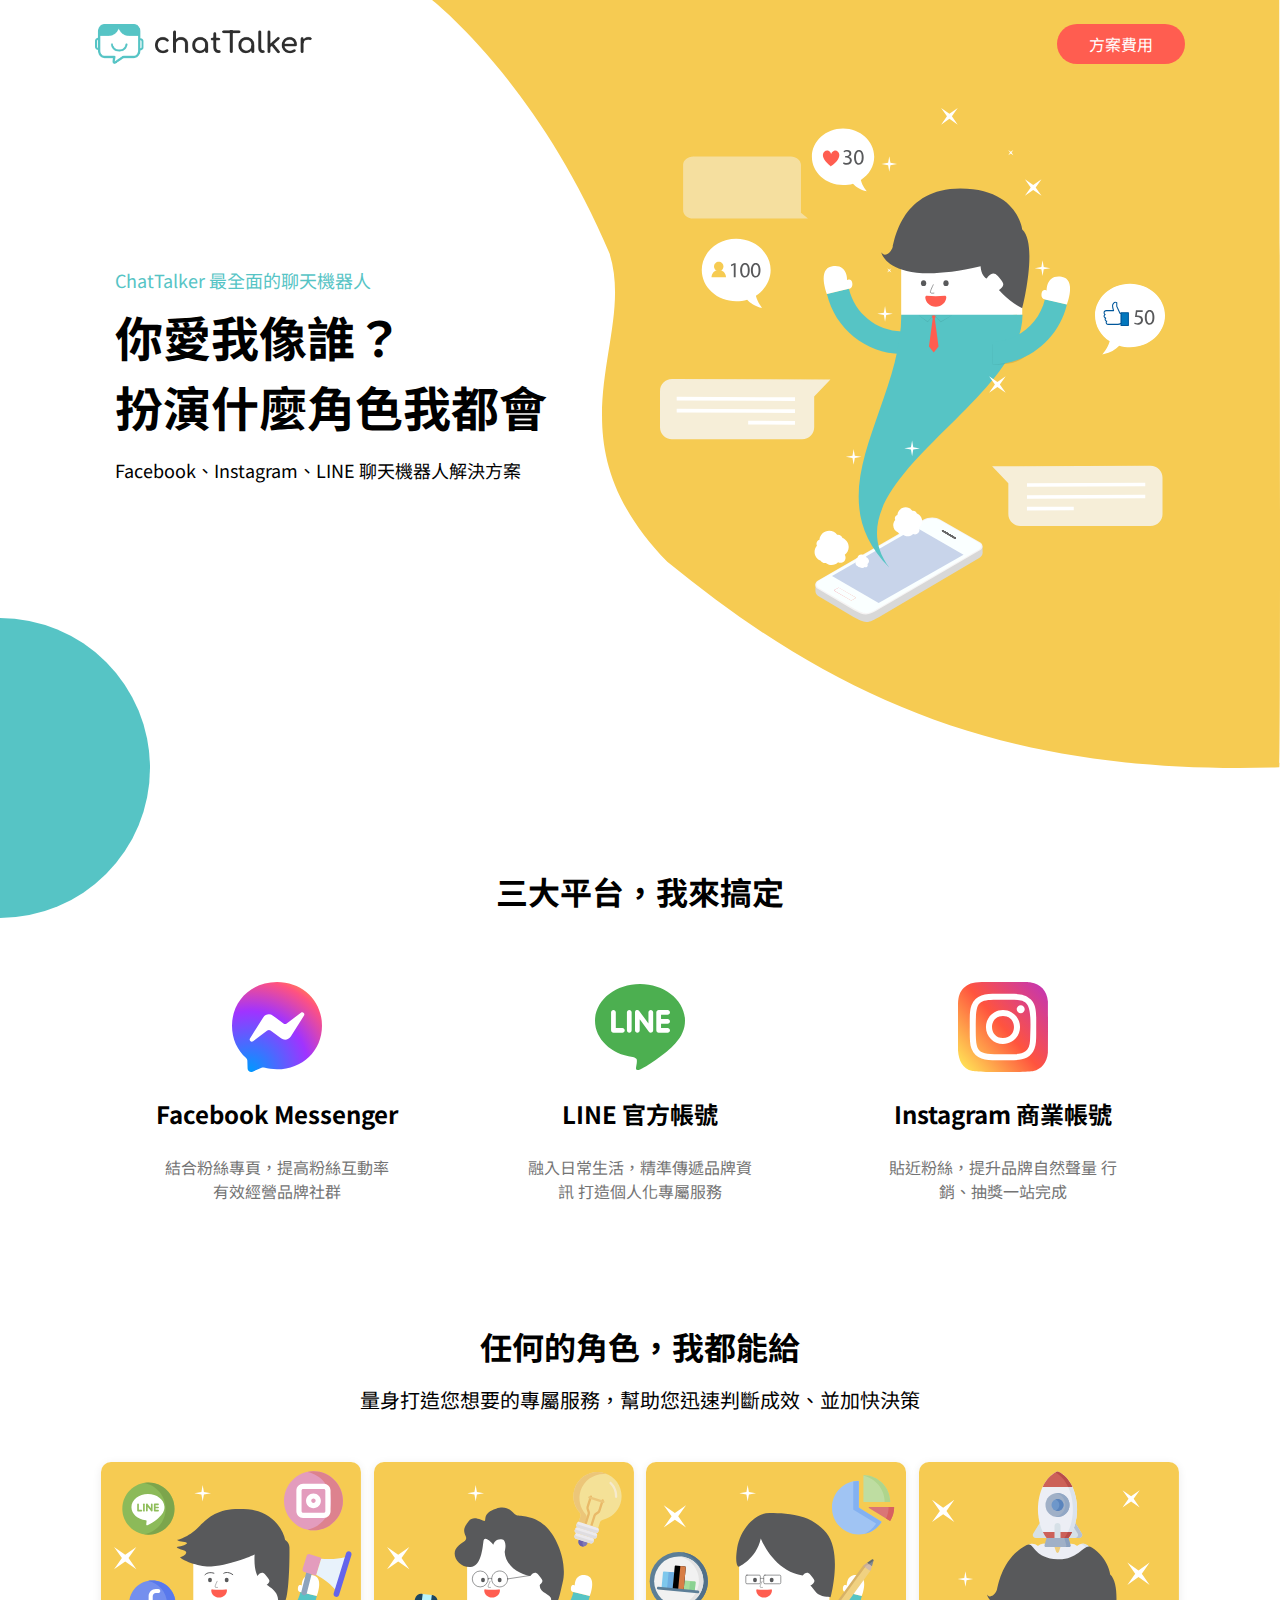
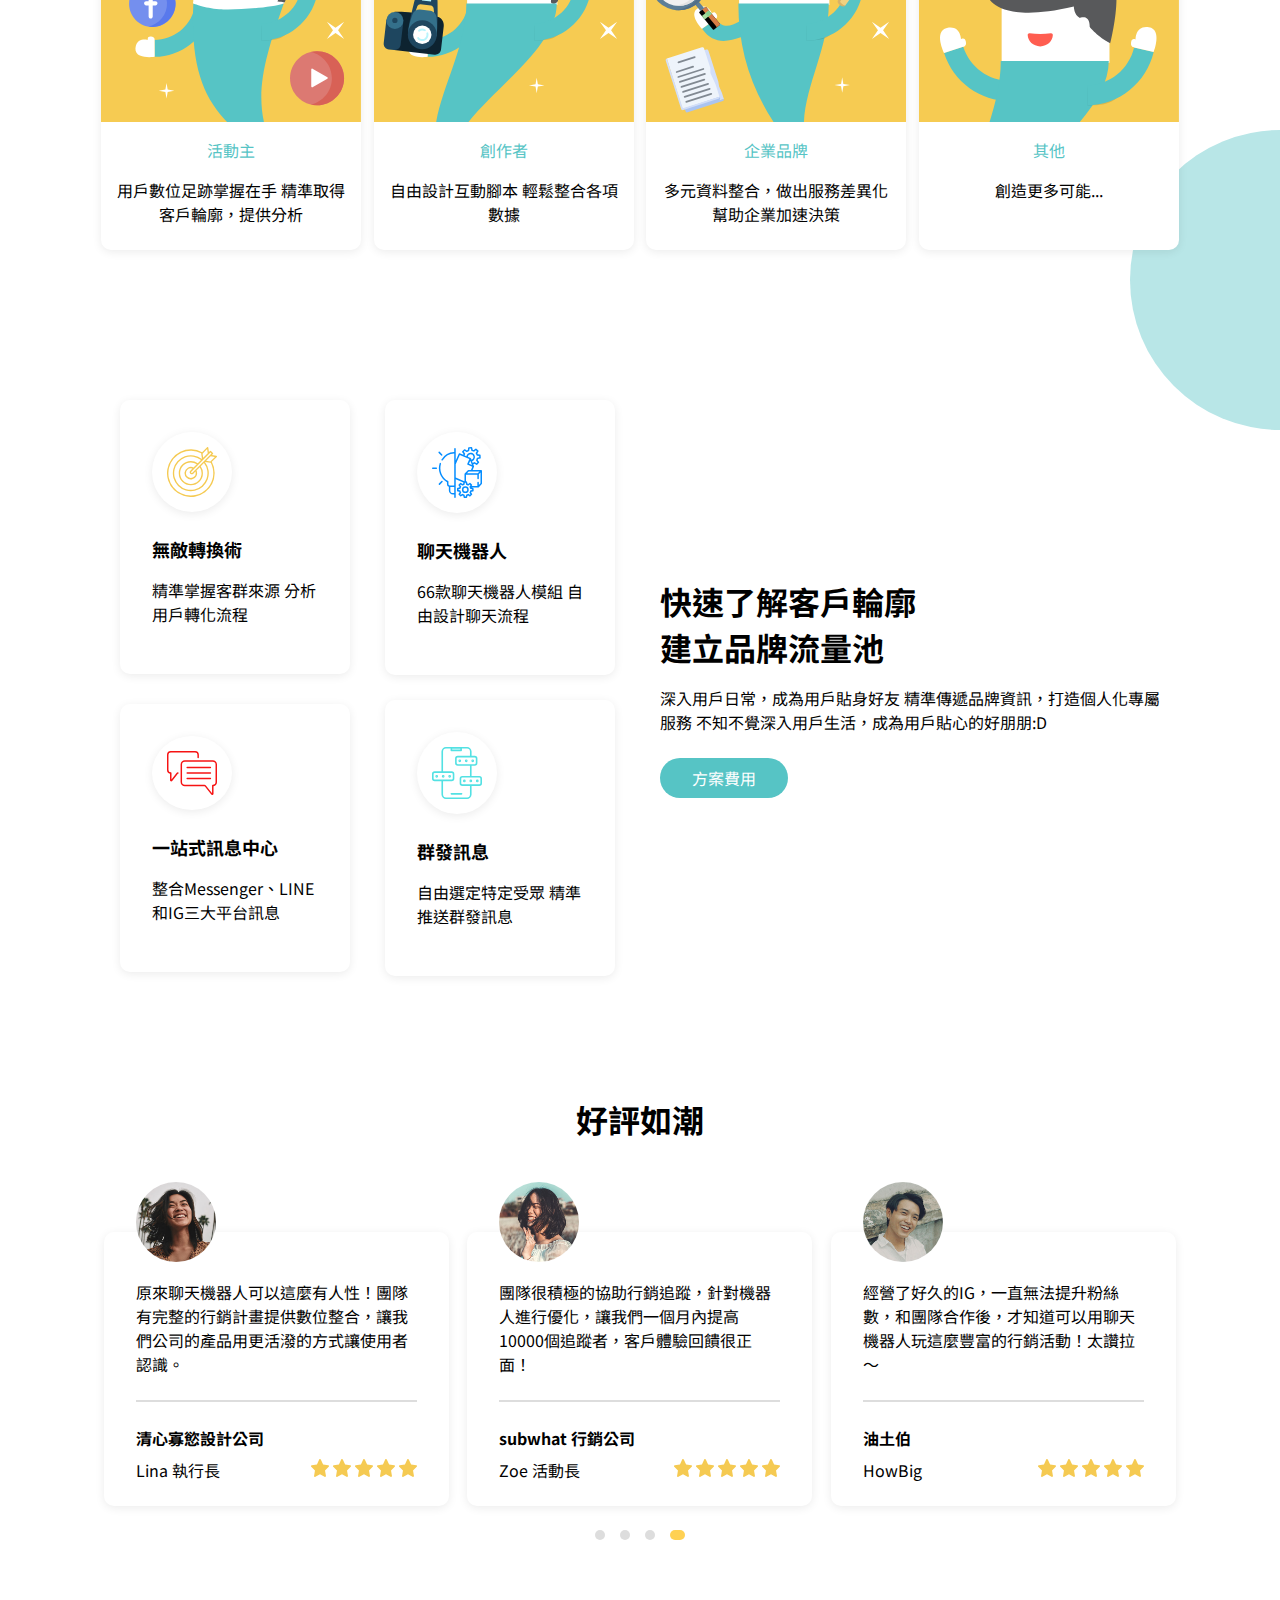
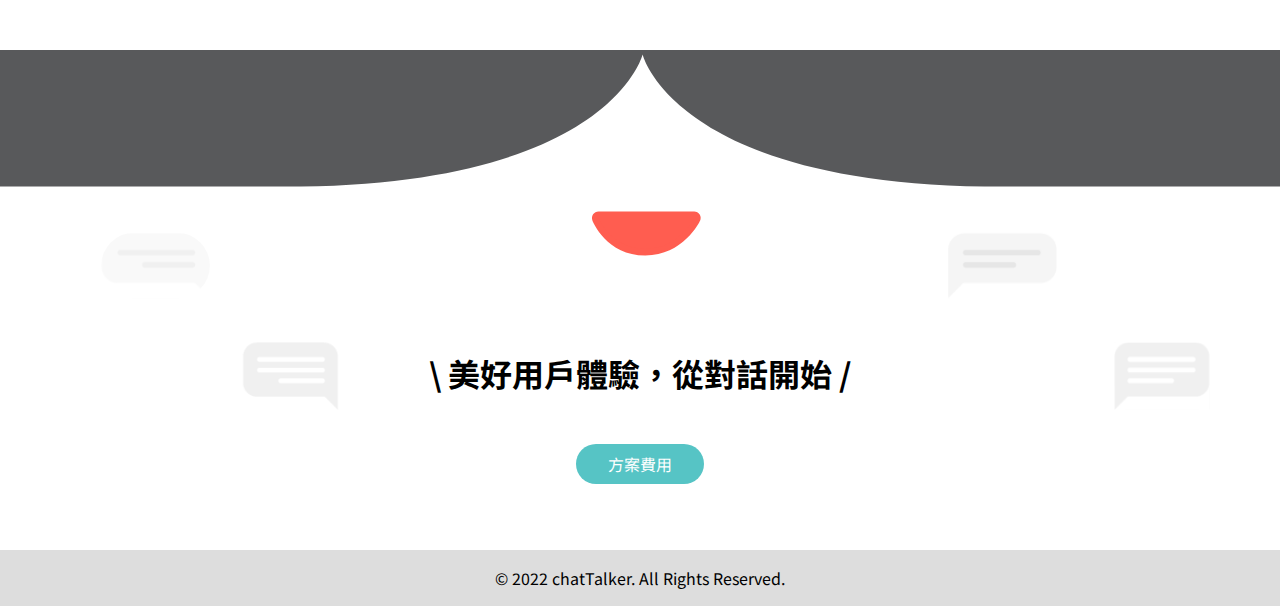
<file: index.html>
<!DOCTYPE html>
<html lang="en">
<head>
  <meta charset="UTF-8">
  <meta http-equiv="X-UA-Compatible" content="IE=edge">
  <meta name="viewport" content="width=device-width, initial-scale=1.0">

  <link rel="stylesheet" href="css/style.css">

  <title>chat Talker AI 機器人</title>
</head>
<body>
  <nav>
    <div class="container nav-set">
      <img src="images/logo.png" alt="">
      <a class="btn" href="charge.html">方案費用</a>
    </div>
  </nav>

  <section class="header">
    <div class="container">
      <!-- <nav>
        <img src="images/logo.png" alt="">
        <a class="btn" href="#">方案費用</a>
      </nav> -->

      <div class="hero">
        <div class="hero-content">
          <p class="main-color">ChatTalker 最全面的聊天機器人</p>
          <h1>你愛我像誰？<br>扮演什麼角色我都會</h1>
          <p>Facebook、Instagram、LINE 聊天機器人解決方案</p>
        </div>

        <div class="hero-img">
          <img src="images/home.svg" alt="">
        </div>
      </div>
    </div>
  </section>

  <section class="platform">
    <div class="container">
      <h2>三大平台，我來搞定</h2>
      <div class="social-platforms">
        <div class="platform-card">
          <img src="images/messenger.svg" alt="">
          <h3>Facebook Messenger</h3>
          <p>結合粉絲專頁，提高粉絲互動率有效經營品牌社群</p>
        </div>

        <div class="platform-card">
          <img src="images/line.svg" alt="">
          <h3>LINE 官方帳號</h3>
          <p>融入日常生活，精準傳遞品牌資訊 打造個人化專屬服務</p>
        </div>

        <div class="platform-card">
          <img src="images/instagram.svg" alt="">
          <h3>Instagram 商業帳號</h3>
          <p>貼近粉絲，提升品牌自然聲量 行銷、抽獎一站完成</p>
        </div>
      </div>
    </div>
  </section>

  <section class="service">
    <div class="container">
      <h2>任何的角色，我都能給</h2>
    <p class="service-content">量身打造您想要的專屬服務，幫助您迅速判斷成效、並加快決策</p>

    <div class="service-cards">
      <div class="service-card">
        <img src="images/ch01.svg" alt="">
        <p class="service-main-color">活動主</p>
        <p class="service-card-text">用戶數位足跡掌握在手 精準取得客戶輪廓，提供分析</p>
      </div>

      <div class="service-card">
        <img src="images/ch02.svg" alt="">
        <p class="service-main-color">創作者</p>
        <p class="service-card-text">自由設計互動腳本 輕鬆整合各項數據</p>
      </div>

      <div class="service-card">
        <img src="images/ch03.svg" alt="">
        <p class="service-main-color">企業品牌</p>
        <p class="service-card-text">多元資料整合，做出服務差異化 幫助企業加速決策</p>
      </div>

      <div class="service-card">
        <img src="images/ch04.svg" alt="">
        <p class="service-main-color">其他</p>
        <p class="service-card-text">創造更多可能...</p>
      </div>
    </div>
    </div>
  </section>

  <section class="customer">
    <div class="container">
      <div class="customer-inner">
        <div class="customer-cards">
          <div class="customer-card">
            <div class="card-icon">
              <img src="images/icon01.svg" alt="">
            </div>
            <h4>無敵轉換術</h4>
            <p>精準掌握客群來源 分析用戶轉化流程</p>
          </div>

          <div class="customer-card">
            <div class="card-icon">
              <img src="images/icon02.svg" alt="">
            </div>
            <h4>聊天機器人</h4>
            <p>66款聊天機器人模組 自由設計聊天流程</p>
          </div>

          <div class="customer-card">
            <div class="card-icon">
              <img src="images/icon03.svg" alt="">
            </div>
            <h4>一站式訊息中心</h4>
            <p>整合Messenger、LINE和IG三大平台訊息</p>
          </div>

          <div class="customer-card">
            <div class="card-icon">
              <img src="images/icon04.svg" alt="">
            </div>
            <h4>群發訊息</h4>
            <p>自由選定特定受眾 精準推送群發訊息</p>
          </div>
        </div>

        <div class="customer-content">
          <h2>快速了解客戶輪廓<br>建立品牌流量池</h2>
          <p>深入用戶日常，成為用戶貼身好友 精準傳遞品牌資訊，打造個人化專屬服務 不知不覺深入用戶生活，成為用戶貼心的好朋朋:D</p>
          <a href="#" class="btn">方案費用</a>
        </div>
      </div>
    </div>
  </section>

  <section class="comment">
    <div class="container">
      <h2>好評如潮</h2>

      <div class="comment-cards">
        <div class="comment-card">
          <img class="user-img" src="images/user01.jpg" alt="">
          <p>原來聊天機器人可以這麼有人性！團隊有完整的行銷計畫提供數位整合，讓我們公司的產品用更活潑的方式讓使用者認識。</p>

          <div class="border-line"></div>

          <div class="user">
            <div class="person">
              <div class="company">清心寡慾設計公司</div>
              <p>Lina 執行長</p>
            </div>

            <div class="starts">
              <img src="images/icon_star.svg" alt="">
              <img src="images/icon_star.svg" alt="">
              <img src="images/icon_star.svg" alt="">
              <img src="images/icon_star.svg" alt="">
              <img src="images/icon_star.svg" alt="">
            </div>
          </div>
        </div>

        <div class="comment-card">
          <img class="user-img" src="images/user02.jpg" alt="">
          <p>團隊很積極的協助行銷追蹤，針對機器人進行優化，讓我們一個月內提高10000個追蹤者，客戶體驗回饋很正面！</p>
        
          <div class="border-line"></div>
        
          <div class="user">
            <div class="person">
              <div class="company">subwhat 行銷公司</div>
              <p>Zoe 活動長</p>
            </div>
        
            <div class="starts">
              <img src="images/icon_star.svg" alt="">
              <img src="images/icon_star.svg" alt="">
              <img src="images/icon_star.svg" alt="">
              <img src="images/icon_star.svg" alt="">
              <img src="images/icon_star.svg" alt="">
            </div>
          </div>
        </div>

        <div class="comment-card">
          <img class="user-img" src="images/user03.jpg" alt="">
          <p>經營了好久的IG，一直無法提升粉絲數，和團隊合作後，才知道可以用聊天機器人玩這麼豐富的行銷活動！太讚拉～</p>
        
          <div class="border-line"></div>
        
          <div class="user">
            <div class="person">
              <div class="company">油土伯</div>
              <p>HowBig</p>
            </div>
        
            <div class="starts">
              <img src="images/icon_star.svg" alt="">
              <img src="images/icon_star.svg" alt="">
              <img src="images/icon_star.svg" alt="">
              <img src="images/icon_star.svg" alt="">
              <img src="images/icon_star.svg" alt="">
            </div>
          </div>
        </div>
      </div>

      <div class="dots">
        <div class="dot"></div>
        <div class="dot"></div>
        <div class="dot"></div>
        <div class="dot"></div>
      </div>
    </div>
  </section>

  <section class="experience">
    <div class="container">
      <h2>\ 美好用戶體驗，從對話開始 /</h2>
      <a href="#" class="btn">方案費用</a>
    </div>
  </section>

  <section class="footer">
    <div class="container">
      <p>© 2022 chatTalker. All Rights Reserved.</p>
    </div>
  </section>
</body>
</html>

<!-- 20220530修改 -->
</file>
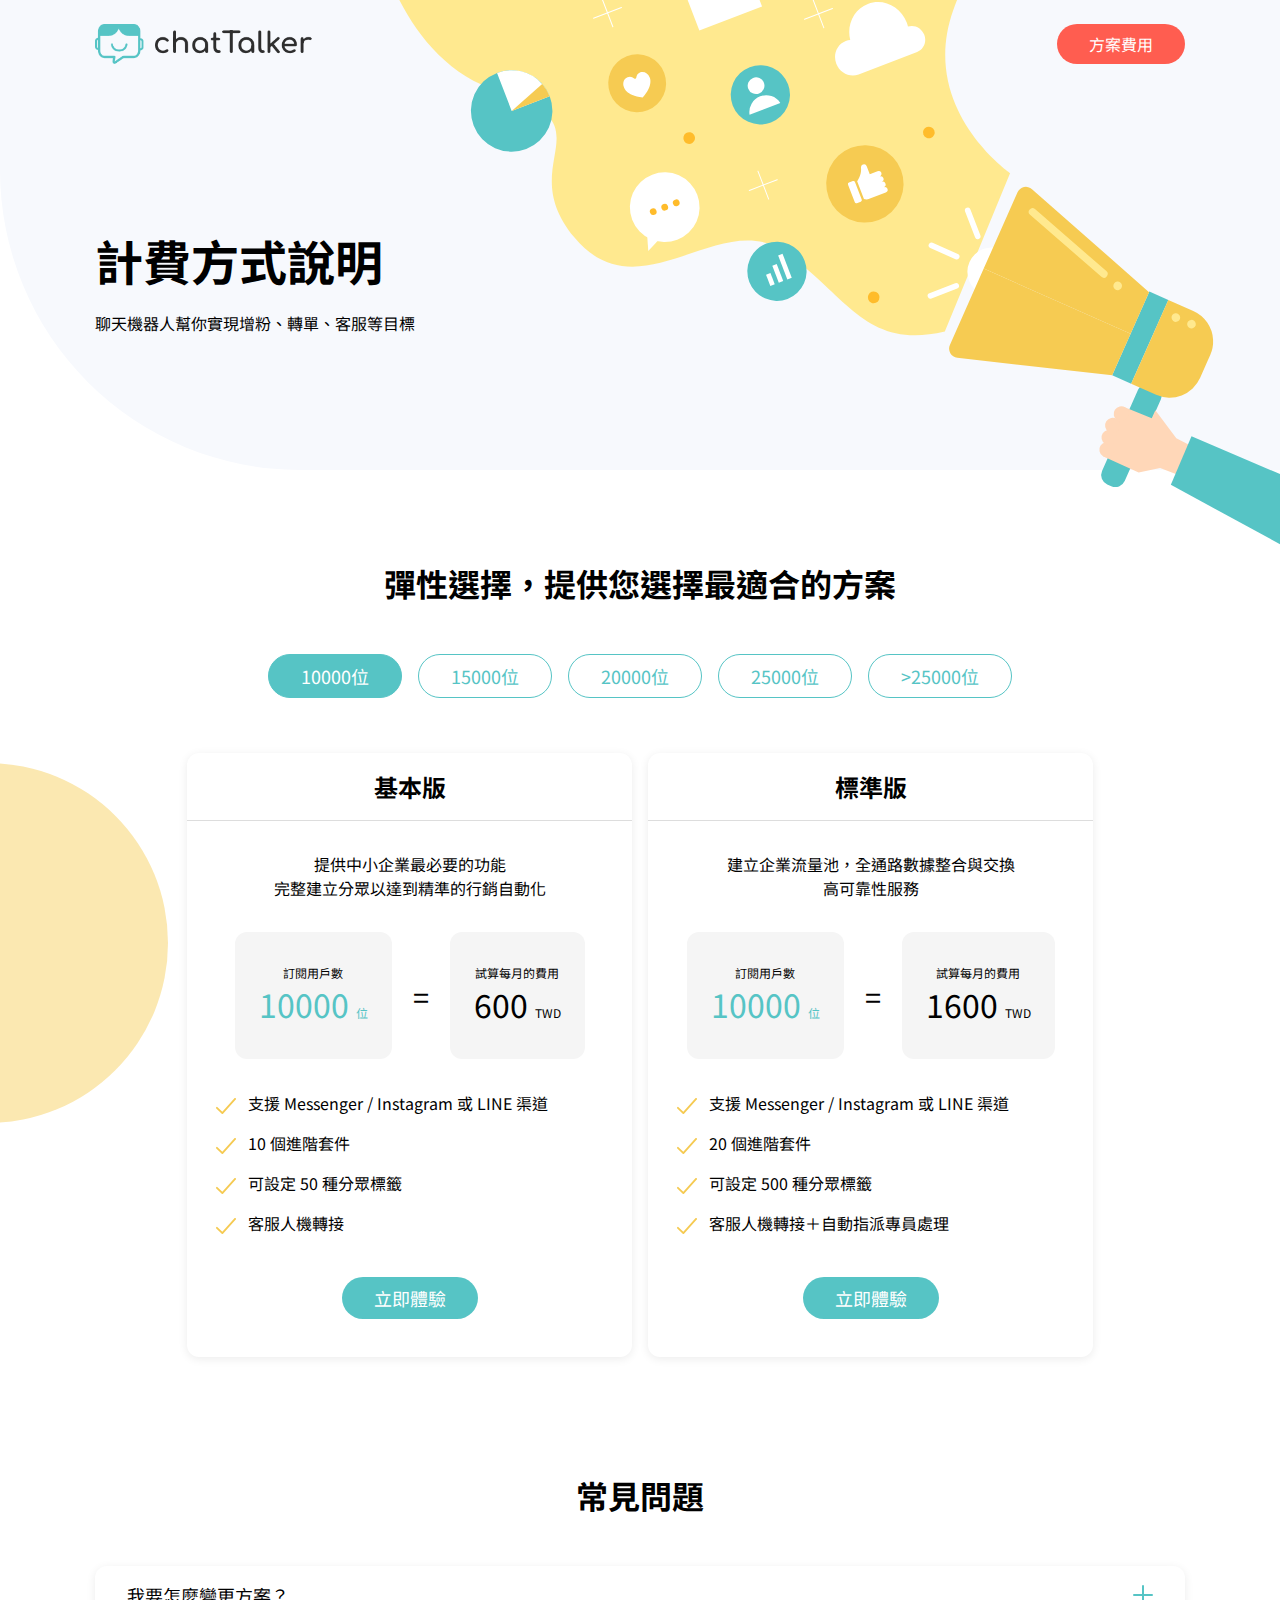
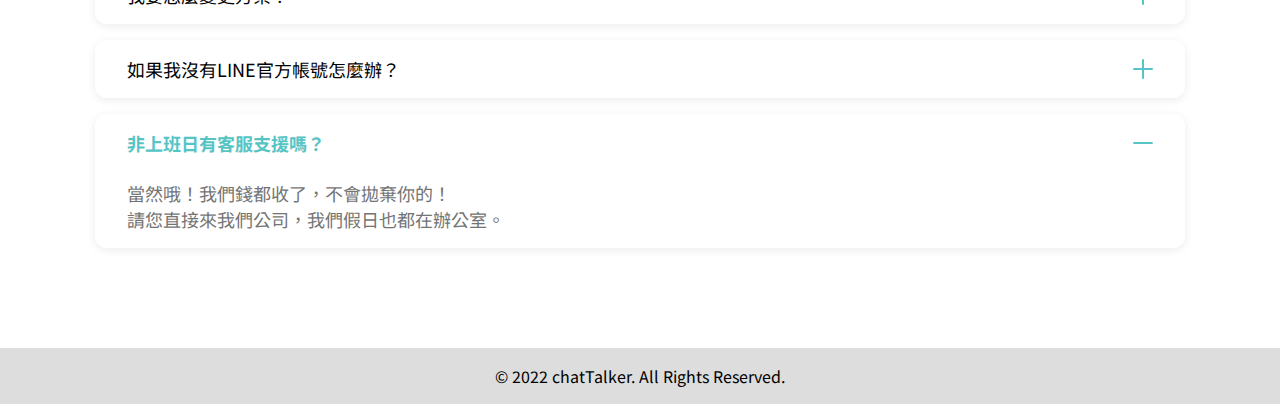
<file: charge.html>
<!DOCTYPE html>
<html lang="en">
<head>
  <meta charset="UTF-8">
  <meta http-equiv="X-UA-Compatible" content="IE=edge">
  <meta name="viewport" content="width=device-width, initial-scale=1.0">

  <link rel="stylesheet" href="css/style.css">

  <title>chat Talker AI 機器人</title>
</head>
<body>
  <nav>
    <div class="container nav-set">
      <img src="images/logo.png" alt="">
      <a class="btn" href="#">方案費用</a>
    </div>
  </nav>

  <section class="charge-header">
    <div class="container">
      <div class="charge-content">
        <h1>計費方式說明</h1>
        <p>聊天機器人幫你實現增粉、轉單、客服等目標</p>
      </div>
    </div>
  </section>

  <section class="charge-price">
    <div class="container">
      <h2>彈性選擇，提供您選擇最適合的方案</h2>
      
      <div class="price-quota">
        <a class="btn quota-card quota-card-active" href="#">10000位</a>
        <a class="btn quota-card" href="#">15000位</a>
        <a class="btn quota-card" href="#">20000位</a>
        <a class="btn quota-card" href="#">25000位</a>
        <a class="btn quota-card" href="#">>25000位</a>
      </div>

      <div class="price-cards">
        <div class="price-card">
          <h3>基本版</h3>
          <div class="line"></div>
          <p>提供中小企業最必要的功能<br>完整建立分眾以達到精準的行銷自動化</p>
          <div class="price-calculation">
            <div class="calculation">
              <div class="calculation-text">
                訂閱用戶數
              </div>
              <div class="calculation-people">
                10000 <span>位</span>
              </div>
            </div>

            <div class="equal">=</div>

            <div class="calculation">
              <div class="calculation-text">
                試算每月的費用
              </div>
              <div class="calculation-money">
                600 <span>TWD</span>
              </div>
            </div>
          </div>

          <ul>
            <li><img src="images/icon_check.svg" alt="">支援 Messenger / Instagram 或 LINE 渠道</li>
            <li><img src="images/icon_check.svg" alt="">10 個進階套件</li>
            <li><img src="images/icon_check.svg" alt="">可設定 50 種分眾標籤</li>
            <li><img src="images/icon_check.svg" alt="">客服人機轉接</li>
          </ul>

          <a class="btn quota-card-active" href="#">立即體驗</a>
        </div>

        <div class="price-card">
          <h3>標準版</h3>
          <div class="line"></div>
          <p>建立企業流量池，全通路數據整合與交換<br>高可靠性服務</p>
          <div class="price-calculation">
            <div class="calculation">
              <div class="calculation-text">
                訂閱用戶數
              </div>
              <div class="calculation-people">
                10000 <span>位</span>
              </div>
            </div>
        
            <div class="equal">=</div>
        
            <div class="calculation">
              <div class="calculation-text">
                試算每月的費用
              </div>
              <div class="calculation-money">
                1600 <span>TWD</span>
              </div>
            </div>
          </div>
        
          <ul>
            <li><img src="images/icon_check.svg" alt="">支援 Messenger / Instagram 或 LINE 渠道</li>
            <li><img src="images/icon_check.svg" alt="">20 個進階套件</li>
            <li><img src="images/icon_check.svg" alt="">可設定 500 種分眾標籤</li>
            <li><img src="images/icon_check.svg" alt="">客服人機轉接＋自動指派專員處理</li>
          </ul>
        
          <a class="btn quota-card-active" href="#">立即體驗</a>
        </div>

      </div>
    </div>
  </section>

  <section class="normal-questions">
    <div class="container">
      <h2>常見問題</h2>
      <div class="normal-questions-cards">
        <div class="normal-question-card">
          <div class="question-flex">
            <p>我要怎麼變更方案？</p>
            <img src="images/icon_plus.svg" alt="">
          </div>
        </div>

        <div class="normal-question-card">
          <div class="question-flex">
            <p>如果我沒有LINE官方帳號怎麼辦？</p>
            <img src="images/icon_plus.svg" alt="">
          </div>
        </div>

        <div class="normal-question-card">
          <div class="question-flex">
            <p class="question-card-active">非上班日有客服支援嗎？</p>
            <img src="images/icon_minus.svg" alt="">
          </div>

          <p class="question-card-text-active">當然哦！我們錢都收了，不會拋棄你的！<br>請您直接來我們公司，我們假日也都在辦公室。</p>
        </div>
      </div>
    </div>
  </section>

  <section class="footer">
    <div class="container">
      <p>© 2022 chatTalker. All Rights Reserved.</p>
    </div>
  </section>
</body>
</html>

<!-- 20220530修改 -->
</file>
<file: css/style.css>
@import url('https://fonts.googleapis.com/css2?family=Noto+Sans+TC:wght@100;300;400;500;700;900&display=swap');

:root {
  --main-color: #56C4C5;
  --secondary-color: #FF5D50;
  --text-color: #221E1F;
  --text-color-gray: #747474;
  --btn-text-color: #FFFFFF;
  --shadow-color: #00000014;
  --line-color: #DDDDDD;
  --dot-color: #FFD153;
  --charge-bg: #F7F9FD;
  --calculation-bg-color: #F5F5F5;
}

*, ::before ,::after {
  margin: 0;
  padding: 0;
  box-sizing: border-box;
/*   outline: 1px solid #221E1F; */
}

html, body {
  font-family: 'Noto Sans TC', sans-serif;
}

a {
  text-decoration: none;
  display: inline-block;
}

img {
  max-width: 100%;
}

section {
  max-width: 1366px;
  margin: 0 auto;
}

.container {
  max-width: 1128px;
  padding: 0 1.5%;
  margin: 0 auto;
}

.btn {
  padding: 8px 32px;
  color: var(--btn-text-color);
  border-radius: 22px;
}

h1 {
  font-size: 48px;
}

h2 {
  font-size: 32px;
}

h3 {
  font-size: 24px;
}

h4 {
  font-size: 18px;
}

ul {
  list-style: none;
}

/* header section */
.header {
  background-image: url(../images/bg_home.svg);
  background-size: contain;
  background-position: top right;
  background-repeat: no-repeat;
  top: 0; 
  right: 0;
  width: 100%;
  height: 768px;
  z-index: -10;
  position: relative;
  overflow: hidden;

  padding-top: 88px;
}

.header::before {
  content: '';
  background-image: url(../images/ball01.svg);
  background-size: contain;
  background-position: center;
  background-repeat: no-repeat;
  width: 300px;
  height: 300px;
  position: absolute;
  bottom: 0;
  left: 0;
  transform: translate(-50%, 50%);
  z-index: -10;
}

nav {
  width: 100%;
  padding: 24px 0;

  position: absolute;
  margin: 0 auto;
}

.nav-set {
  display: flex;
  justify-content: space-between;
  align-items: center;
}

nav img {
  height: 40px;
}

nav a {
  background-color: var(--secondary-color);
}

.hero {
  display: flex;
  justify-content: space-between;
  align-items: center;
  flex-wrap: wrap;
}

.hero-content {
  flex: 1;
  padding: 20px;
  min-width: 360px;
}

.main-color {
  color: var(--main-color);
  font-size: 18px;
}

.hero-content h1{
  font-size: 48px;
  margin-top: 8px;
}

.hero-content p {
  font-size: 18px;
  margin-top: 16px;
}

.hero-img {
  flex: 1;
  padding: 20px;
  min-width: 360px;
}

/* platform secstion */
.platform {
  position: relative;
  overflow: hidden;
  text-align: center;
  padding-top: 100px;
}

.platform::before {
  content: '';
  background-image: url(../images/ball01.svg);
  background-size: contain;
  background-position: center;
  background-repeat: no-repeat;
  width: 300px;
  height: 300px;
  position: absolute;
  top: 0;
  left: 0;
  transform: translate(-50%, -50%);
  z-index: -10;
}

.social-platforms {
  display: flex;
  justify-content: space-around;
  align-items: center;
  flex-wrap: wrap;
  margin-top: 48px;
}

.platform-card {
  width: 345px;
  padding: 20px;
}

.platform-card img{
  width: 90px;
  height: auto;
  vertical-align: middle;
}

.platform-card h3 {
  font-size: 24px;
  margin-top: 24px;
}

.platform p {
  font-size: 16px;
  margin-top: 24px;
  color: var(--text-color-gray);
  padding: 0 33px;
}

/* service section */
.service {
  margin-top: 100px;
  text-align: center;
  padding-bottom: 30px;
  position: relative;
  overflow: hidden;
}

.service::after {
  content: '';
  background-image: url(../images/ball02.svg);
  background-size: contain;
  background-position: center;
  background-repeat: no-repeat;
  width: 300px;
  height: 300px;
  position: absolute;
  bottom: 0;
  right: 0;
  transform: translate(50%, 50%);
  z-index: -10;
}

.service-content {
  font-size: 20px;
  margin-top: 16px;
}

.service-cards {
  margin-top: 48px;
  display: flex;
  justify-content: space-around;
  align-items: stretch;
  flex-wrap: wrap;
}

.service-card {
  width: 260px;
  border-radius: 10px;
  overflow: hidden;
  box-shadow: 0 2px 10px var(--shadow-color);
  background-color: var(--btn-text-color)
}

.service-card img {
  vertical-align: middle;
}

.service-main-color {
  color: var(--main-color);
  margin-top: 16px;
}

.service-card-text {
  padding: 16px 16px 24px 16px;
}

/* customer section */
.customer {
  padding-top: 100px;
  position: relative;
  overflow: hidden;
}

.customer::after {
  content: '';
  background-image: url(../images/ball02.svg);
  background-size: contain;
  background-position: center;
  background-repeat: no-repeat;
  width: 300px;
  height: 300px;
  position: absolute;
  top: 0;
  right: 0;
  transform: translate(50%, -50%);
  z-index: -10;
}

.customer-inner {
  display: flex;
  justify-content: space-around;
  align-items: center;
  flex-wrap: wrap;
}

.customer-cards {
  flex: 1;
  padding: 20px;
  display: flex;
  justify-content: space-around;
  align-items: center;
  flex-wrap: wrap;
  gap: 25px;
  min-width: 530px;
}

.customer-card {
  width: 230px;
  padding: 32px 32px 48px 32px;
  box-shadow: 0 2px 10px var(--shadow-color);
  border-radius: 10px;
}

.card-icon {
  display: inline-block;
  border-radius: 50%;
  padding: 15px;
  background-color: var(--btn-text-color);
  box-shadow: 0 2px 10px var(--shadow-color);
}

.customer-card img {
  width: 50px;
  height: auto;
  vertical-align: middle;
}

.customer-card h4 {
  margin-top: 24px;
}

.customer-card p {
  margin-top: 16px;
}

.customer-content {
  flex: 1;
  padding: 20px;
  min-width: 530px;
}

.customer-content p {
  margin-top: 16px;
}

.customer-content a {
  margin-top: 24px;
  background-color: var(--main-color);
}

/* comment section */
.comment {
  margin-top: 100px;
}

.comment h2 {
  text-align: center;
}

.comment-cards {
  margin-top: 90px;
  display: flex;
  justify-content: space-around;
  align-items: center;
  flex-wrap: wrap;
}

.comment-card {
  width: 345px;
  border-radius: 10px;
  box-shadow: 0 2px 10px var(--shadow-color);
  padding: 48px 32px 24px 32px;
  position: relative;
}

.comment-card .user-img {
  width: 80px;
  height: 80px;
  border-radius: 50%;

  position: absolute;
  top: -50px;
  left: 32px;
}

.border-line {
  height: .1px;
  width: 100%;
  border: .1px solid var(--line-color);
  margin: 24px 0;
}

.user {
  display: flex;
  justify-content: space-between;
  align-items: flex-end;
}

.company {
  font-weight: bold;
  margin-bottom: 8px;
}

.starts img {
  width: 18px;
  height: auto;
}

.dots {
  display: flex;
  justify-content: center;
  align-items: center;
  gap: 15px;
  padding-bottom: 10px;
}

.dot {
  margin-top: 24px;
  height: 10px;
  width: 10px;
  background-color: var(--line-color);
  border-radius: 50%;
}

.dot:last-child {
  width: 15px;
  border-radius: 5px;
  background-color: var(--dot-color);
}

/* experience section */
.experience {
  margin-top: 100px;
  text-align: center;
  background-image: url(../images/home_footer.svg);
  background-size: contain;
  background-position: top;
  background-repeat: no-repeat;
  width: 100%;
  height: 500px;
}

.experience h2 {
  padding-top: 300px;
}

.experience a {
  margin-top: 48px;
  background-color: var(--main-color);
}

/***** Charge Page *****/

.charge-header {
  position: relative;
  width: 100%;
  height: 560px;
}

.charge-header::before {
  content: '';
  position: absolute;
  top: 0;
  right: 0;
  background-color: var(--charge-bg);
  border-radius: 0 0 0 300px;
  background-position: center;
  background-size: contain;
  background-repeat: no-repeat;
  width: 100%;
  height: 470px;
  z-index: -5;
}

.charge-header::after {
  content: '';
  position: absolute;
  top: 0;
  right: 0;
  background-image: url(../images/banner.svg);
  background-position: top right;
  background-size: contain;
  background-repeat: no-repeat;
  width: 885px;
  height: 560px;
  z-index: -5;
}

.charge-content {
  position: absolute;
  top: 50%;
  transform: translateY(-50%);
}

.charge-content p {
  margin-top: 16px;
}

/* charge-price section */
.charge-price {
  text-align: center;
  position: relative;
  padding-bottom: 15px;
  overflow: hidden;
}

.charge-price::before {
  content: '';
  background-image: url(../images/ball03.svg);
  background-position: center;
  background-size: contain;
  background-repeat: no-repeat;
  width: 360px;
  height: 360px;
  position: absolute;
  top: 25%;
  left: -15%;
  z-index: -10;
}

.quota-card {
  color: var(--main-color);
  border: 1px solid var(--main-color);
  font-size: 18px;
}

.quota-card-active {
  background-color: var(--main-color);
  color: var(--btn-text-color);
  font-size: 18px;
}

.price-quota {
  margin-top: 48px;
  display: flex;
  justify-content: center;
  align-items: center;;
  flex-wrap: wrap;
  gap: 16px;
}

.price-cards {
  margin-top: 55px;
  display: flex;
  justify-content: center;
  align-items: center;
  flex-wrap: wrap;
  gap: 16px
}

.price-card {
  width: 445px;
  border-radius: 12px;
  box-shadow: 0px 2px 10px var(--shadow-color);
  background-color: var(--btn-text-color);
}

.price-card h3 {
  padding: 16px 0 16px 0;
}

.line {
  width: 100%;
  height: .2px;
  background-color: var(--line-color);
}

.price-card p {
  margin: 32px 0 32px 0;
}

.price-calculation {
  display: flex;
  justify-content: center;
  align-items: center;
}

.calculation {
  padding: 32px 24px;
  background-color: var(--calculation-bg-color);
  border-radius: 12px;
}

.calculation-text {
  font-size: 12px;
}

.calculation-people {
  font-size: 32px;
  color: var(--main-color);
}

.calculation-people span {
  font-size: 12px;
}

.equal {
  font-size: 29px;
  margin: 0 21px 0 21px;
}

.calculation-money {
  font-size: 32px;
}

.calculation-money span {
  font-size: 12px;
}

.price-card ul{
  margin: 32px 29px 0 29px;
  text-align: left;
  font-size: 16px;
}

.price-card ul li {
  margin-bottom: 16px;
}

.price-card ul li:last-child {
  margin-bottom: 0;
}

.price-card .quota-card-active {
  margin: 42px 0 38px 0;;
}

.price-card ul li img {
  vertical-align: middle;
  margin-right: 12px;
}

/* normal-questions section */
.normal-questions {
  margin-top: 100px;
  text-align: center;
  margin-bottom: 100px;
}

.normal-questions-cards {
  margin-top: 48px;
}

.normal-question-card {
  margin-top: 16px;
  padding: 16px 32px;
  border-radius: 12px;
  box-shadow: 0px 2px 10px var(--shadow-color);
  text-align: left;
}

.question-flex {
  display: flex;
  justify-content: space-between;
  align-items: center;
}

.normal-question-card p {
  font-size: 18px;
}

.question-card-active {
  color: var(--main-color);
  font-weight: bold;
}

.question-card-text-active {
  margin-top: 24px;
  color: var(--text-color-gray);
  text-align: left;
}

/* all fooer section */
.footer {
  text-align: center;
  padding: 16px 0;
  background-color: var(--line-color);
}

@media (max-width: 1200px) {
  .header {
    height: 700px;
  }
}

@media (max-width: 1090px) {
  /* 1090 comment section */
    .comment-cards .comment-card:last-child {
      display: none;
    }
}

@media (max-width: 1024px) {
  .container {
    padding: 0 3%;
  }

  /* 1024 header section */

  .header {
    height: 600px;
  }

  .header::before {
    width: 200px;
    height: 200px;
    transform: translate(-60%, 50%);
  }

  .hero-content h1 {
    font-size: 32px
  }

  /* 1024 platfrom section */

  .platform::before {
    width: 200px;
    height: 200px;
    transform: translate(-60%, -50%);
  }

  .social-platforms {
    gap: 24px;
  }

  /* 1024 service section */
  .service-cards {
    gap: 24px;
  }

  /* 1024 customer section */
  .customer-inner {
    flex-direction: column-reverse;
  }

  .customer-content {
    text-align: center;
  }

  /* 1024 experience section */
    .experience {
    height: 400px;
    }

    .experience h2 {
      padding-top: 220px;
    }
}

@media (max-width: 850px) {
  /* 820 header section */
  .header {
    height: 510px;
  }
}

@media (max-width: 768px) {
  .btn {
    padding: 8px 32px;
    border-radius: 22px;
  }

   /* 768 header section */
   .header {
    background-image: none;
    height: auto;
    padding-top: 0;
  }

  .header::before {
    background-image: none;
  }

  nav {
    background-color: var(--btn-text-color);
    position: fixed;
    top: 0;
    left: 0;
    z-index: 150;
    border-bottom: 3px solid var(--dot-color);
    width: 100%;
    padding: 16px 20px;
  }

  nav img {
    height: 24px;
  }

  .hero {
    margin-top: 70px;
    flex-direction: column;
  }

  .hero-content {
    text-align: center;
    min-width: 100%;
    height: auto;
  }

  .hero-img {
    width: 70%;
    position: relative;
  }

  .hero-img::after {
    content: '';
    background-image: url(../images/bg_home_sm.svg);
    background-size: contain;
    background-position: center;
    background-repeat: no-repeat;
    width: 100%;
    height: 100%;
    position: absolute;
    top: 35px;
    left: 0;
    z-index: -10;
  }
  /* 768 platform section */

  .platform::before {
    top: 75px;
    width: 150px;
    height: 150px;
  }

  /* 768 customer section */
  .customer-cards {
    min-width: 100%;
  }

  .customer-content {
    min-width: 100%;
  }

  /* 768 comment section */
  .comment {
    margin-top: 60px;
  }
  
  .comment-cards {
    margin-top: 88px;
  }
  
  .comment-card:nth-child(2) {
     display: none;
  }

  /* 768 experience sextion */
  .experience {
    height: 300px;
  }
  
  .experience h2 {
    padding-top: 160px;
  }

  .experience a {
    margin-top: 24px;
  }

  /* 768 charge header page */
  .charge-content {
    top: 60%;
  }
}

@media (max-width: 425px) {
  h1 {
      font-size: 28px;
    }

  h2 {
    font-size: 28px
  }

  h3 {
    font-size: 18px;
  }

  /* 425 header section */
  .hero-content {
    text-align: left;
  }
 

  /* 425 platform section */
  .platform {
    padding-top: 0;
    margin-top: 60px
  }

  .platform::before {
    width: 110px;
    height: 110px;
    top: 170px;
    left: 0;
    z-index: -10;
  }

  .platform-card img {
    width: 60px;
    height: auto;
  }

  /* 425 service section */
  .service {
    margin-top: 60px;
  }

  .service-content {
    font-size: 18px;
  }

  .service::after {
    width: 140px;
    height: 140px;
    bottom: 70px;
    right: 0;
    transform: translate(50%, 50%);
  }

  /* 425 customer section */
  .customer::after {
    background-image: none;
    width: 0;
    height: 0;
  }

  /* 425 experience section */
  .experience {
    background-image: url(../images/footer_sm.svg);
    height: 460px;
  }
  
  .experience h2 {
    font-size: 24px;
    padding-top: 320px;
  }

  /* 425 charge-header section */
  .charge-header {
    width: 100%;
    height: 615px;
    margin-bottom: 60px;
  }

  .charge-header h1{
    font-size: 32px;
  }

  .charge-header::before {
    border-radius: 0 0 0 100px;
    width: 100%;
    height: 615px;
  }

  .charge-content {
    top: 30%;
  }

  .charge-header::after {
    content: '';
    position: absolute;
    top: 10%;
    right: 0;
    background-image: url(../images/banner_sm.svg);
    background-position: top left;
    background-size: calc(100%);
    background-repeat: no-repeat;
    width: 100%;
    height: 555px;
  }

  /* 425 charge-price section */
  .price-card {
    width: 100%;
  }

  .calculation {
    padding: 16px 24px;
  }

  .price-card .quota-card-active {
    margin: 35px 24px;
  }

  .calculation-people {
    font-size: 28px;
  }

  .calculation-money {
    font-size: 28px;
  }

  .charge-price::before {
    width: 180px;
    height: 180px;
    top: 55%;
    left: -25%;
  }

  /* 425 normal-questions */
  .normal-questions {
    margin: 60px 0;
  }

  .normal-question-card p {
    font-size: 16px;
  }

  .normal-question-card {
    font-size: 16px;
    padding: 16px;
  }
}

@media (max-width: 375px) {
  .btn {
    padding: 6px 24px;
  }

  .experience h2 {
    padding-top: 280px;
  }

  /* 375 charge-header section */
  .charge-header {
    height: 550px;
  }

  .equal {
    font-size: 22px;
  }

  .charge-header::before {
    height: 550px;
  }

  .charge-header::after {
    height: 495px
  }
}

@media (max-width: 320px) {
  h2 {
    font-size: 22px
  }

  p {
    font-size: 16px;
  }

  .platform h3 {
    font-size: 20px; 
  }

  .btn {
    padding: 6px 18px;
  }


  .hero-img {
    min-width: 100%;
  }

  .experience {
    height: 380px;
  }

  .experience h2 {
    padding-top: 240px;
    font-size: 22px;
  }

  /* 320 charge-header section */
  .charge-header {
    height: 470px;
  }

  .charge-header h1 {
    font-size: 28px;
  }

  .charge-header::before {
    height: 470px
  }

  .charge-header::after {
    height: 420px;
  }

  /* 320 charge-price section */
  .calculation {
    padding: 8px 12px;
  }

  .charge-price::before {
    width: 120px;
    height: 120px;
    top: 55%;
    left: -25%;
  }

  .equal {
    margin: 0 16px 0 16px;
  }

  .calculation-people {
    font-size: 20px;
  }

  .calculation-money {
    font-size: 20px;
  }

}

/* 20220530修改 */
</file>
